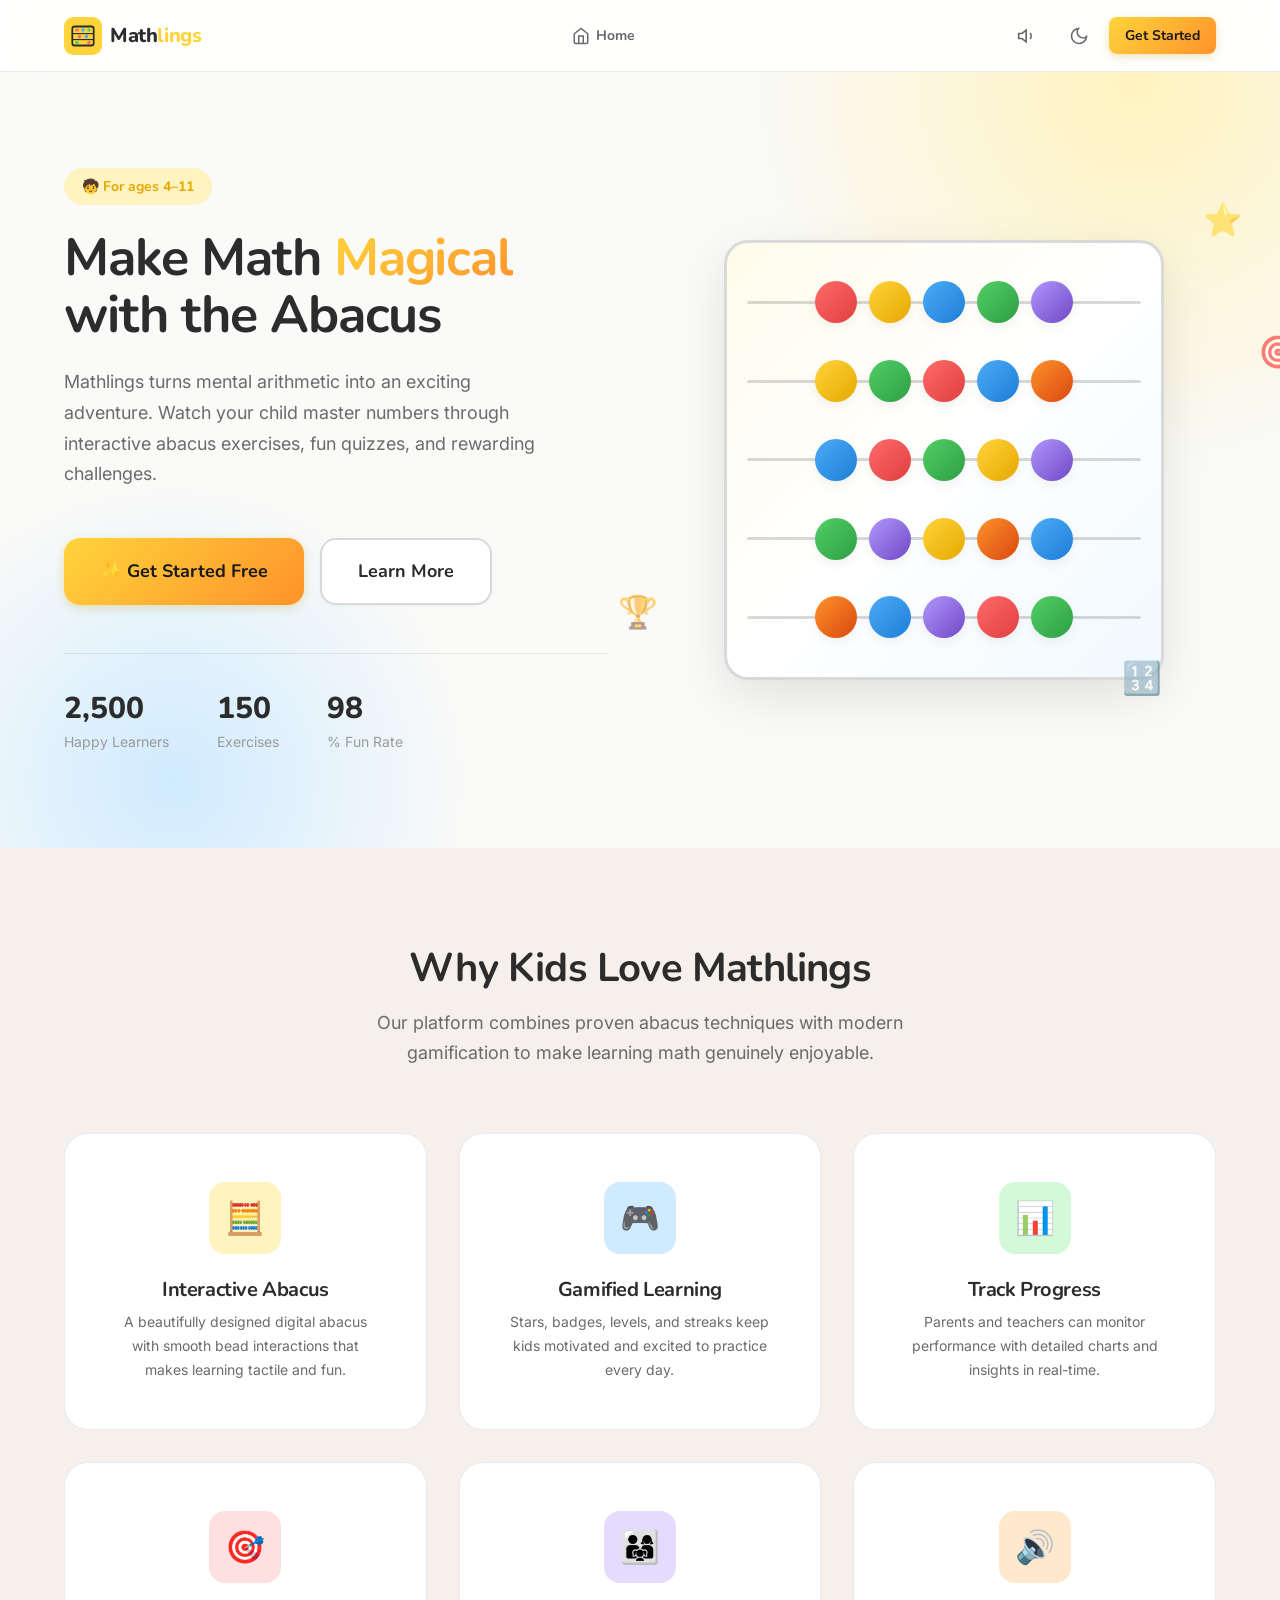
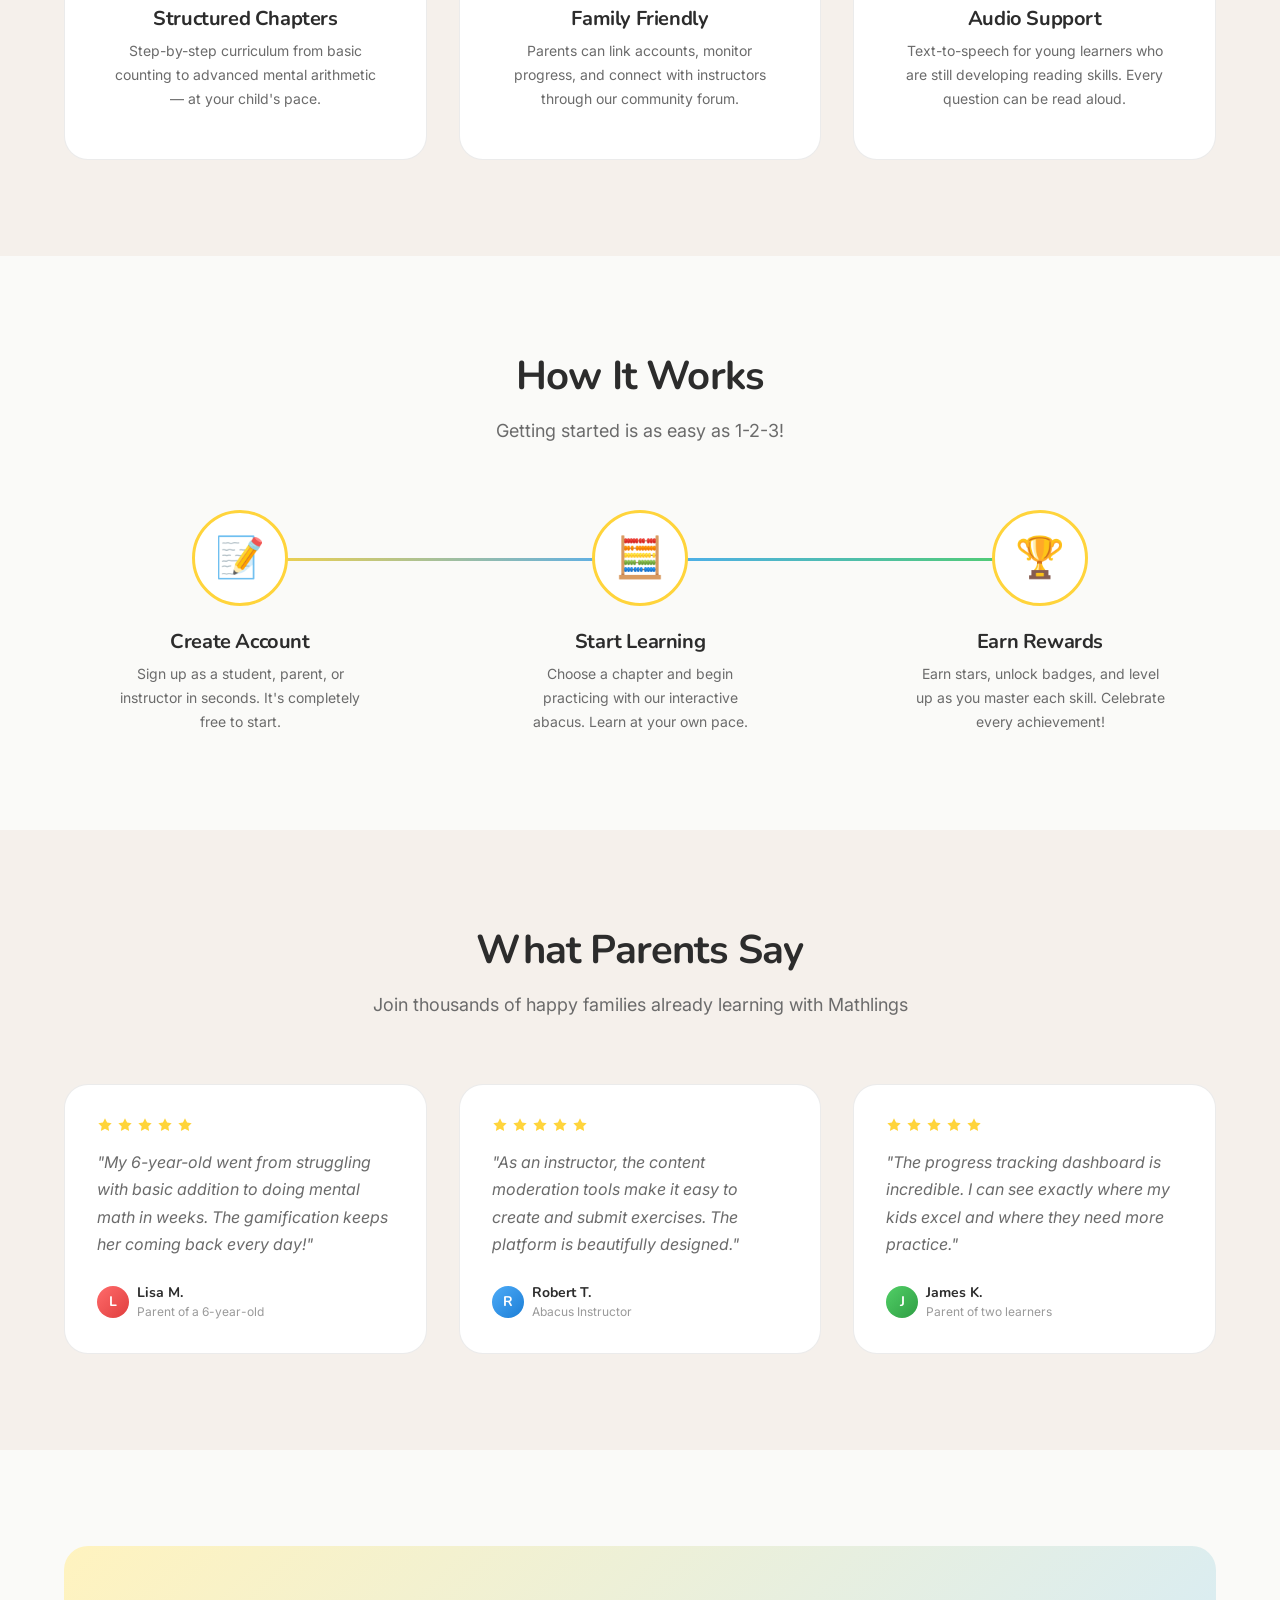
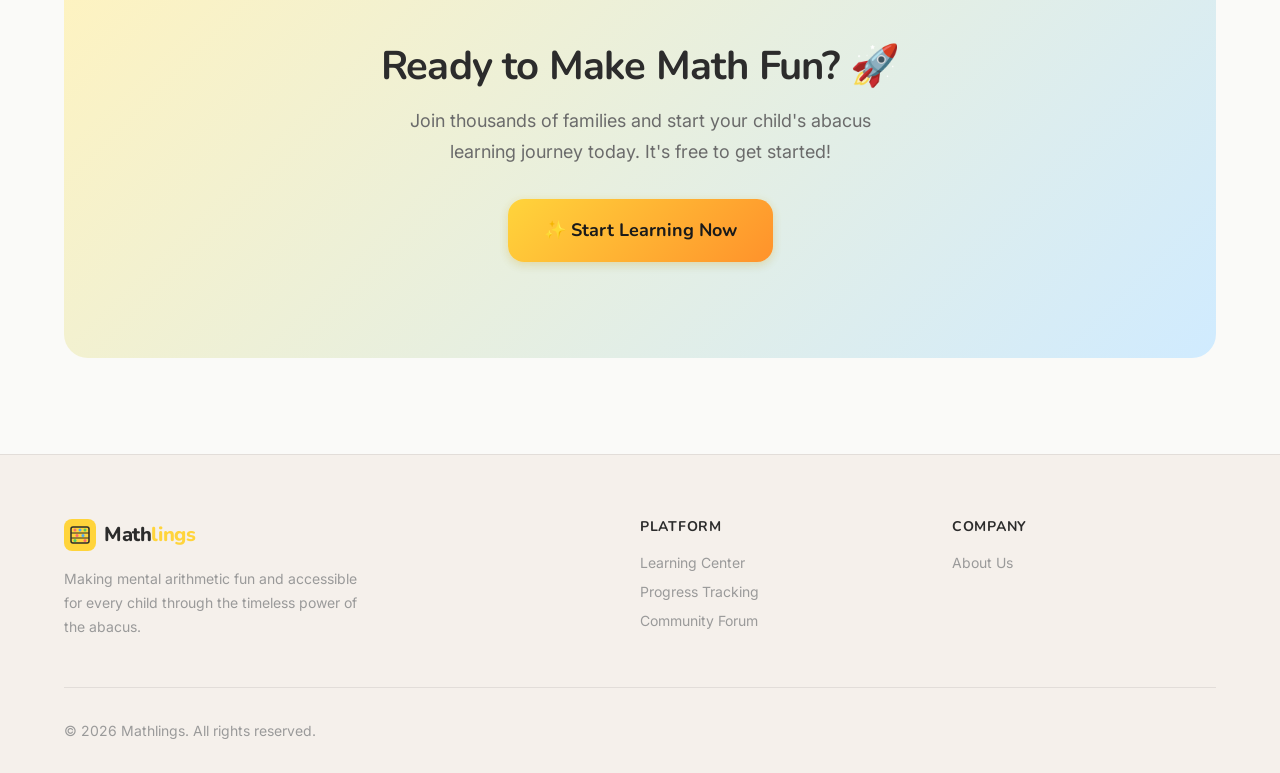
<file: index.html>
<!DOCTYPE html>
<html lang="en">
<head>
  <meta charset="UTF-8">
  <meta name="viewport" content="width=device-width, initial-scale=1.0">
  <title>Mathlings — Make Math Magical with Abacus Learning</title>
  <meta name="description" content="Mathlings is a fun, interactive abacus-based mental arithmetic learning platform for children aged 4 to 11. Learn, play, and grow with our gamified exercises!">
  <link rel="icon" type="image/svg+xml" href="favicon.svg">
  <link rel="preconnect" href="https://fonts.googleapis.com">
  <link rel="preconnect" href="https://fonts.gstatic.com" crossorigin>
  <link href="https://fonts.googleapis.com/css2?family=Nunito:wght@400;600;700;800;900&family=Inter:wght@400;500;600;700&display=swap" rel="stylesheet">
  <link rel="stylesheet" href="css/variables.css">
  <link rel="stylesheet" href="css/base.css">
  <link rel="stylesheet" href="css/components.css">
  <link rel="stylesheet" href="css/layout.css">
  <link rel="stylesheet" href="css/home.css">
</head>
<body>
  <!-- Navigation -->
  <nav class="navbar" id="navbar">
    <div class="navbar-inner">
      <a href="index.html" class="navbar-brand">
        <img src="favicon.svg" alt="Mathlings" class="navbar-logo">
        <span class="navbar-title">Math<span>lings</span></span>
      </a>
      <div class="navbar-nav" id="main-nav"></div>
      <div class="navbar-actions">
        <button class="audio-toggle" id="audio-toggle" aria-label="Toggle audio">
          <svg viewBox="0 0 24 24" fill="none" stroke="currentColor" stroke-width="2" width="20" height="20"><polygon points="11 5 6 9 2 9 2 15 6 15 11 19 11 5"/><path d="M15.54 8.46a5 5 0 0 1 0 7.07"/></svg>
        </button>
        <button class="theme-toggle" id="theme-toggle" aria-label="Toggle dark mode"></button>
        <a href="login.html" class="btn btn-primary btn-sm" id="nav-auth-btn">Get Started</a>
        <button class="hamburger" id="hamburger" aria-label="Menu">
          <div class="hamburger-lines"><span></span><span></span><span></span></div>
        </button>
      </div>
    </div>
  </nav>
  <div class="mobile-nav" id="mobile-nav"></div>

  <main class="main">
    <!-- Hero Section -->
    <section class="hero">
      <div class="container">
        <div class="hero-content">
          <div class="hero-text">
            <div class="hero-badge">🧒 For ages 4–11</div>
            <h1>Make Math <span class="highlight">Magical</span> with the Abacus</h1>
            <p class="hero-desc">Mathlings turns mental arithmetic into an exciting adventure. Watch your child master numbers through interactive abacus exercises, fun quizzes, and rewarding challenges.</p>
            <div class="hero-buttons">
              <a href="login.html" class="btn btn-primary btn-lg">✨ Get Started Free</a>
              <a href="#features" class="btn btn-secondary btn-lg">Learn More</a>
            </div>
            <div class="hero-stats">
              <div>
                <div class="hero-stat-value" data-count="2500">0</div>
                <div class="hero-stat-label">Happy Learners</div>
              </div>
              <div>
                <div class="hero-stat-value" data-count="150">0</div>
                <div class="hero-stat-label">Exercises</div>
              </div>
              <div>
                <div class="hero-stat-value" data-count="98">0</div>
                <div class="hero-stat-label">% Fun Rate</div>
              </div>
            </div>
          </div>
          <div class="hero-visual">
            <div class="float-element">⭐</div>
            <div class="float-element">🎯</div>
            <div class="float-element">🏆</div>
            <div class="float-element">🔢</div>
            <div class="abacus-hero">
              <div class="abacus-frame">
                <div class="abacus-rod">
                  <div class="abacus-bead red"></div>
                  <div class="abacus-bead yellow"></div>
                  <div class="abacus-bead blue"></div>
                  <div class="abacus-bead green"></div>
                  <div class="abacus-bead purple"></div>
                </div>
                <div class="abacus-rod">
                  <div class="abacus-bead yellow"></div>
                  <div class="abacus-bead green"></div>
                  <div class="abacus-bead red"></div>
                  <div class="abacus-bead blue"></div>
                  <div class="abacus-bead orange"></div>
                </div>
                <div class="abacus-rod">
                  <div class="abacus-bead blue"></div>
                  <div class="abacus-bead red"></div>
                  <div class="abacus-bead green"></div>
                  <div class="abacus-bead yellow"></div>
                  <div class="abacus-bead purple"></div>
                </div>
                <div class="abacus-rod">
                  <div class="abacus-bead green"></div>
                  <div class="abacus-bead purple"></div>
                  <div class="abacus-bead yellow"></div>
                  <div class="abacus-bead orange"></div>
                  <div class="abacus-bead blue"></div>
                </div>
                <div class="abacus-rod">
                  <div class="abacus-bead orange"></div>
                  <div class="abacus-bead blue"></div>
                  <div class="abacus-bead purple"></div>
                  <div class="abacus-bead red"></div>
                  <div class="abacus-bead green"></div>
                </div>
              </div>
            </div>
          </div>
        </div>
      </div>
    </section>

    <!-- Features Section -->
    <section class="features" id="features">
      <div class="container">
        <div class="section-header">
          <h2>Why Kids Love Mathlings</h2>
          <p>Our platform combines proven abacus techniques with modern gamification to make learning math genuinely enjoyable.</p>
        </div>
        <div class="feature-grid">
          <div class="feature-card" data-animate>
            <div class="feature-icon yellow">🧮</div>
            <h3>Interactive Abacus</h3>
            <p>A beautifully designed digital abacus with smooth bead interactions that makes learning tactile and fun.</p>
          </div>
          <div class="feature-card" data-animate>
            <div class="feature-icon blue">🎮</div>
            <h3>Gamified Learning</h3>
            <p>Stars, badges, levels, and streaks keep kids motivated and excited to practice every day.</p>
          </div>
          <div class="feature-card" data-animate>
            <div class="feature-icon green">📊</div>
            <h3>Track Progress</h3>
            <p>Parents and teachers can monitor performance with detailed charts and insights in real-time.</p>
          </div>
          <div class="feature-card" data-animate>
            <div class="feature-icon red">🎯</div>
            <h3>Structured Chapters</h3>
            <p>Step-by-step curriculum from basic counting to advanced mental arithmetic — at your child's pace.</p>
          </div>
          <div class="feature-card" data-animate>
            <div class="feature-icon purple">👨‍👩‍👧</div>
            <h3>Family Friendly</h3>
            <p>Parents can link accounts, monitor progress, and connect with instructors through our community forum.</p>
          </div>
          <div class="feature-card" data-animate>
            <div class="feature-icon orange">🔊</div>
            <h3>Audio Support</h3>
            <p>Text-to-speech for young learners who are still developing reading skills. Every question can be read aloud.</p>
          </div>
        </div>
      </div>
    </section>

    <!-- How It Works -->
    <section class="how-it-works">
      <div class="container">
        <div class="section-header">
          <h2>How It Works</h2>
          <p>Getting started is as easy as 1-2-3!</p>
        </div>
        <div class="steps-grid">
          <div class="step" data-animate>
            <div class="step-number"><span class="step-emoji">📝</span></div>
            <h3>Create Account</h3>
            <p>Sign up as a student, parent, or instructor in seconds. It's completely free to start.</p>
          </div>
          <div class="step" data-animate>
            <div class="step-number"><span class="step-emoji">🧮</span></div>
            <h3>Start Learning</h3>
            <p>Choose a chapter and begin practicing with our interactive abacus. Learn at your own pace.</p>
          </div>
          <div class="step" data-animate>
            <div class="step-number"><span class="step-emoji">🏆</span></div>
            <h3>Earn Rewards</h3>
            <p>Earn stars, unlock badges, and level up as you master each skill. Celebrate every achievement!</p>
          </div>
        </div>
      </div>
    </section>

    <!-- Testimonials -->
    <section class="testimonials">
      <div class="container">
        <div class="section-header">
          <h2>What Parents Say</h2>
          <p>Join thousands of happy families already learning with Mathlings</p>
        </div>
        <div class="testimonial-grid">
          <div class="testimonial-card" data-animate>
            <div class="testimonial-stars">
              <svg viewBox="0 0 24 24" fill="currentColor"><polygon points="12 2 15.09 8.26 22 9.27 17 14.14 18.18 21.02 12 17.77 5.82 21.02 7 14.14 2 9.27 8.91 8.26 12 2"/></svg>
              <svg viewBox="0 0 24 24" fill="currentColor"><polygon points="12 2 15.09 8.26 22 9.27 17 14.14 18.18 21.02 12 17.77 5.82 21.02 7 14.14 2 9.27 8.91 8.26 12 2"/></svg>
              <svg viewBox="0 0 24 24" fill="currentColor"><polygon points="12 2 15.09 8.26 22 9.27 17 14.14 18.18 21.02 12 17.77 5.82 21.02 7 14.14 2 9.27 8.91 8.26 12 2"/></svg>
              <svg viewBox="0 0 24 24" fill="currentColor"><polygon points="12 2 15.09 8.26 22 9.27 17 14.14 18.18 21.02 12 17.77 5.82 21.02 7 14.14 2 9.27 8.91 8.26 12 2"/></svg>
              <svg viewBox="0 0 24 24" fill="currentColor"><polygon points="12 2 15.09 8.26 22 9.27 17 14.14 18.18 21.02 12 17.77 5.82 21.02 7 14.14 2 9.27 8.91 8.26 12 2"/></svg>
            </div>
            <p class="testimonial-text">"My 6-year-old went from struggling with basic addition to doing mental math in weeks. The gamification keeps her coming back every day!"</p>
            <div class="testimonial-author">
              <div class="avatar avatar-sm" style="background: linear-gradient(135deg, #FF6B6B, #E03E3E);">L</div>
              <div>
                <div class="testimonial-author-name">Lisa M.</div>
                <div class="testimonial-author-role">Parent of a 6-year-old</div>
              </div>
            </div>
          </div>
          <div class="testimonial-card" data-animate>
            <div class="testimonial-stars">
              <svg viewBox="0 0 24 24" fill="currentColor"><polygon points="12 2 15.09 8.26 22 9.27 17 14.14 18.18 21.02 12 17.77 5.82 21.02 7 14.14 2 9.27 8.91 8.26 12 2"/></svg>
              <svg viewBox="0 0 24 24" fill="currentColor"><polygon points="12 2 15.09 8.26 22 9.27 17 14.14 18.18 21.02 12 17.77 5.82 21.02 7 14.14 2 9.27 8.91 8.26 12 2"/></svg>
              <svg viewBox="0 0 24 24" fill="currentColor"><polygon points="12 2 15.09 8.26 22 9.27 17 14.14 18.18 21.02 12 17.77 5.82 21.02 7 14.14 2 9.27 8.91 8.26 12 2"/></svg>
              <svg viewBox="0 0 24 24" fill="currentColor"><polygon points="12 2 15.09 8.26 22 9.27 17 14.14 18.18 21.02 12 17.77 5.82 21.02 7 14.14 2 9.27 8.91 8.26 12 2"/></svg>
              <svg viewBox="0 0 24 24" fill="currentColor"><polygon points="12 2 15.09 8.26 22 9.27 17 14.14 18.18 21.02 12 17.77 5.82 21.02 7 14.14 2 9.27 8.91 8.26 12 2"/></svg>
            </div>
            <p class="testimonial-text">"As an instructor, the content moderation tools make it easy to create and submit exercises. The platform is beautifully designed."</p>
            <div class="testimonial-author">
              <div class="avatar avatar-sm" style="background: linear-gradient(135deg, #4DABF7, #1C7ED6);">R</div>
              <div>
                <div class="testimonial-author-name">Robert T.</div>
                <div class="testimonial-author-role">Abacus Instructor</div>
              </div>
            </div>
          </div>
          <div class="testimonial-card" data-animate>
            <div class="testimonial-stars">
              <svg viewBox="0 0 24 24" fill="currentColor"><polygon points="12 2 15.09 8.26 22 9.27 17 14.14 18.18 21.02 12 17.77 5.82 21.02 7 14.14 2 9.27 8.91 8.26 12 2"/></svg>
              <svg viewBox="0 0 24 24" fill="currentColor"><polygon points="12 2 15.09 8.26 22 9.27 17 14.14 18.18 21.02 12 17.77 5.82 21.02 7 14.14 2 9.27 8.91 8.26 12 2"/></svg>
              <svg viewBox="0 0 24 24" fill="currentColor"><polygon points="12 2 15.09 8.26 22 9.27 17 14.14 18.18 21.02 12 17.77 5.82 21.02 7 14.14 2 9.27 8.91 8.26 12 2"/></svg>
              <svg viewBox="0 0 24 24" fill="currentColor"><polygon points="12 2 15.09 8.26 22 9.27 17 14.14 18.18 21.02 12 17.77 5.82 21.02 7 14.14 2 9.27 8.91 8.26 12 2"/></svg>
              <svg viewBox="0 0 24 24" fill="currentColor"><polygon points="12 2 15.09 8.26 22 9.27 17 14.14 18.18 21.02 12 17.77 5.82 21.02 7 14.14 2 9.27 8.91 8.26 12 2"/></svg>
            </div>
            <p class="testimonial-text">"The progress tracking dashboard is incredible. I can see exactly where my kids excel and where they need more practice."</p>
            <div class="testimonial-author">
              <div class="avatar avatar-sm" style="background: linear-gradient(135deg, #51CF66, #2F9E44);">J</div>
              <div>
                <div class="testimonial-author-name">James K.</div>
                <div class="testimonial-author-role">Parent of two learners</div>
              </div>
            </div>
          </div>
        </div>
      </div>
    </section>

    <!-- CTA Section -->
    <section class="cta-section">
      <div class="container">
        <div class="cta-box" data-animate>
          <h2>Ready to Make Math Fun? 🚀</h2>
          <p>Join thousands of families and start your child's abacus learning journey today. It's free to get started!</p>
          <a href="login.html" class="btn btn-primary btn-lg">✨ Start Learning Now</a>
        </div>
      </div>
    </section>
  </main>

  <!-- Footer -->
  <footer class="footer">
    <div class="container">
      <div class="footer-grid" style="grid-template-columns: 2fr 1fr 1fr;">
        <div>
          <div class="footer-brand">
            <img src="favicon.svg" alt="Mathlings" width="32" height="32">
            <span class="navbar-title">Math<span>lings</span></span>
          </div>
          <p class="footer-desc">Making mental arithmetic fun and accessible for every child through the timeless power of the abacus.</p>
        </div>
        <div>
          <h4 class="footer-title">Platform</h4>
          <a href="quiz.html" class="footer-link">Learning Center</a>
          <a href="progress.html" class="footer-link">Progress Tracking</a>
          <a href="forum.html" class="footer-link">Community Forum</a>
        </div>
        <div>
          <h4 class="footer-title">Company</h4>
          <a href="#" class="footer-link">About Us</a>
        </div>
      </div>
      <div class="footer-bottom">
        <span>© 2026 Mathlings. All rights reserved.</span>
      </div>
    </div>
  </footer>

  <script src="js/app.js"></script>
  <script>
    // Animate hero counters
    document.addEventListener('DOMContentLoaded', () => {
      document.querySelectorAll('[data-count]').forEach(el => {
        App.animateCounter(el, parseInt(el.dataset.count));
      });
      App.observeAnimations();

      // Update auth button if logged in
      const authBtn = document.getElementById('nav-auth-btn');
      if (App.state.currentUser && authBtn) {
        authBtn.textContent = 'Dashboard';
        const dest = { student: 'quiz.html', parent: 'progress.html', instructor: 'forum.html', admin: 'admin.html' };
        authBtn.href = dest[App.state.currentUser.role] || 'profile.html';
      }
    });
  </script>
</body>
</html>
</file>
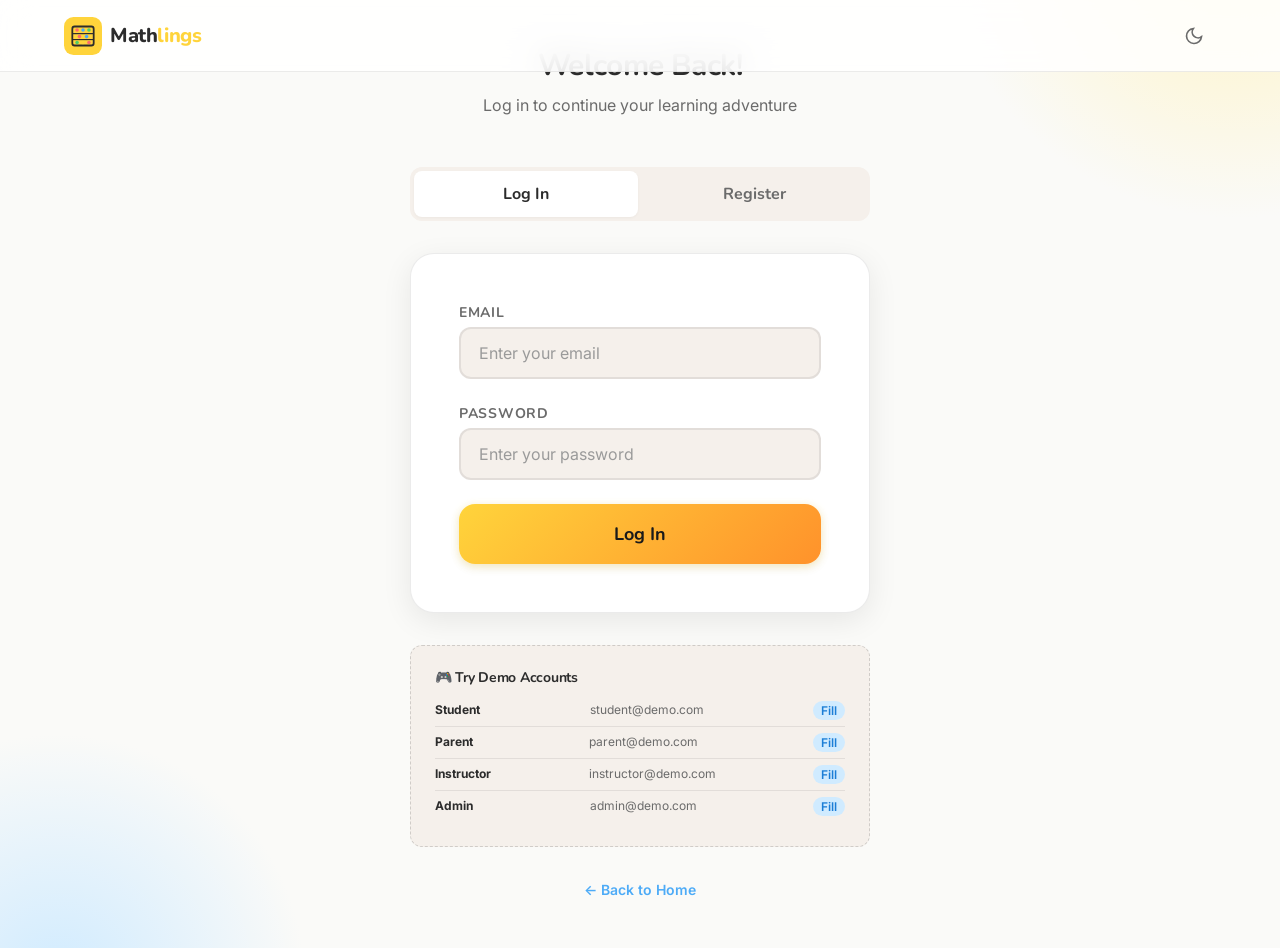
<file: login.html>
<!DOCTYPE html>
<html lang="en">
<head>
  <meta charset="UTF-8">
  <meta name="viewport" content="width=device-width, initial-scale=1.0">
  <title>Login — Mathlings</title>
  <meta name="description" content="Log in or create your Mathlings account to start your abacus learning journey.">
  <link rel="icon" type="image/svg+xml" href="favicon.svg">
  <link rel="preconnect" href="https://fonts.googleapis.com">
  <link rel="preconnect" href="https://fonts.gstatic.com" crossorigin>
  <link href="https://fonts.googleapis.com/css2?family=Nunito:wght@400;600;700;800;900&family=Inter:wght@400;500;600;700&display=swap" rel="stylesheet">
  <link rel="stylesheet" href="css/variables.css">
  <link rel="stylesheet" href="css/base.css">
  <link rel="stylesheet" href="css/components.css">
  <link rel="stylesheet" href="css/layout.css">
  <link rel="stylesheet" href="css/login.css">
</head>
<body>
  <!-- Minimal Nav -->
  <nav class="navbar">
    <div class="navbar-inner">
      <a href="index.html" class="navbar-brand">
        <img src="favicon.svg" alt="Mathlings" class="navbar-logo">
        <span class="navbar-title">Math<span>lings</span></span>
      </a>
      <div class="navbar-actions">
        <button class="theme-toggle" id="theme-toggle" aria-label="Toggle dark mode"></button>
      </div>
    </div>
  </nav>

  <main class="auth-page main">
    <div class="auth-container">
      <div class="auth-header">
        <h1 id="auth-title">Welcome Back!</h1>
        <p id="auth-subtitle">Log in to continue your learning adventure</p>
      </div>

      <!-- Tabs -->
      <div class="auth-tabs">
        <button class="auth-tab active" data-mode="login">Log In</button>
        <button class="auth-tab" data-mode="register">Register</button>
      </div>

      <div class="auth-card" id="auth-form">
        <!-- Login Form -->
        <form id="login-form">
          <div class="form-group">
            <label class="form-label" for="login-email">Email</label>
            <input type="email" id="login-email" class="form-input" placeholder="Enter your email" required>
          </div>
          <div class="form-group">
            <label class="form-label" for="login-password">Password</label>
            <input type="password" id="login-password" class="form-input" placeholder="Enter your password" required>
          </div>
          <button type="submit" class="btn btn-primary btn-lg" style="width:100%">Log In</button>
        </form>

        <!-- Register Form (hidden) -->
        <form id="register-form" style="display:none">
          <div class="form-group">
            <label class="form-label" for="reg-name">Full Name</label>
            <input type="text" id="reg-name" class="form-input" placeholder="Enter your name" required>
          </div>
          <div class="form-group">
            <label class="form-label" for="reg-email">Email</label>
            <input type="email" id="reg-email" class="form-input" placeholder="Enter your email" required>
          </div>
          <div class="form-group">
            <label class="form-label" for="reg-password">Password</label>
            <input type="password" id="reg-password" class="form-input" placeholder="Create a password" required>
          </div>
          <input type="hidden" id="selected-role" value="">
          <div class="role-selector">
            <label class="form-label">I am a...</label>
            <div class="role-grid">
              <div class="role-option" data-role="student">
                <span class="role-emoji">🧒</span>
                <span class="role-name">Student</span>
              </div>
              <div class="role-option" data-role="parent">
                <span class="role-emoji">👩</span>
                <span class="role-name">Parent</span>
              </div>
              <div class="role-option" data-role="instructor">
                <span class="role-emoji">👨‍🏫</span>
                <span class="role-name">Instructor</span>
              </div>
              <div class="role-option" data-role="admin">
                <span class="role-emoji">🛡️</span>
                <span class="role-name">Admin</span>
              </div>
            </div>
          </div>
          <button type="submit" class="btn btn-primary btn-lg" style="width:100%">Create Account</button>
        </form>
      </div>

      <!-- Demo Accounts -->
      <div class="demo-accounts">
        <h4>🎮 Try Demo Accounts</h4>
        <div class="demo-account">
          <span class="demo-role">Student</span>
          <span>student@demo.com</span>
          <button class="demo-fill" onclick="fillDemo('student@demo.com','demo123')">Fill</button>
        </div>
        <div class="demo-account">
          <span class="demo-role">Parent</span>
          <span>parent@demo.com</span>
          <button class="demo-fill" onclick="fillDemo('parent@demo.com','demo123')">Fill</button>
        </div>
        <div class="demo-account">
          <span class="demo-role">Instructor</span>
          <span>instructor@demo.com</span>
          <button class="demo-fill" onclick="fillDemo('instructor@demo.com','demo123')">Fill</button>
        </div>
        <div class="demo-account">
          <span class="demo-role">Admin</span>
          <span>admin@demo.com</span>
          <button class="demo-fill" onclick="fillDemo('admin@demo.com','demo123')">Fill</button>
        </div>
      </div>

      <div class="auth-footer">
        <a href="index.html">← Back to Home</a>
      </div>
    </div>
  </main>

  <script src="js/app.js"></script>
  <script src="js/auth.js"></script>
  <script>
    function fillDemo(email, password) {
      // Switch to login tab
      document.querySelector('[data-mode="login"]').click();
      document.getElementById('login-email').value = email;
      document.getElementById('login-password').value = password;
      App.showToast('Demo credentials filled! Click Log In.', 'info');
    }
  </script>
</body>
</html>
</file>
<file: css/variables.css>
/* ============================================
   MATHLINGS — Design Tokens & Dark Mode
   ============================================ */

:root {
  /* ---- Color Palette (Light Mode) ---- */
  --bg-primary: #FAFAF8;
  --bg-secondary: #F5F0EB;
  --bg-tertiary: #FFFFFF;
  --bg-nav: rgba(255, 255, 255, 0.85);

  --text-primary: #2C2C2C;
  --text-secondary: #6B6B6B;
  --text-tertiary: #9A9A9A;
  --text-inverse: #FFFFFF;

  --accent-yellow: #FFD43B;
  --accent-yellow-light: #FFF3BF;
  --accent-yellow-dark: #E6A800;
  --accent-red: #FF6B6B;
  --accent-red-light: #FFE0E0;
  --accent-red-dark: #E03E3E;
  --accent-blue: #4DABF7;
  --accent-blue-light: #D0EBFF;
  --accent-blue-dark: #1C7ED6;
  --accent-green: #51CF66;
  --accent-green-light: #D3F9D8;
  --accent-green-dark: #2F9E44;
  --accent-purple: #B197FC;
  --accent-purple-light: #E5DBFF;
  --accent-orange: #FF922B;
  --accent-orange-light: #FFE8CC;

  --border-color: rgba(0, 0, 0, 0.08);
  --border-color-strong: rgba(0, 0, 0, 0.15);
  --shadow-sm: 0 1px 3px rgba(0, 0, 0, 0.04);
  --shadow-md: 0 4px 12px rgba(0, 0, 0, 0.06);
  --shadow-lg: 0 8px 30px rgba(0, 0, 0, 0.08);
  --shadow-xl: 0 16px 50px rgba(0, 0, 0, 0.1);
  --shadow-glow-yellow: 0 0 20px rgba(255, 212, 59, 0.3);
  --shadow-glow-blue: 0 0 20px rgba(77, 171, 247, 0.3);
  --shadow-glow-green: 0 0 20px rgba(81, 207, 102, 0.3);

  /* ---- Spacing ---- */
  --space-xs: 0.25rem;
  --space-sm: 0.5rem;
  --space-md: 1rem;
  --space-lg: 1.5rem;
  --space-xl: 2rem;
  --space-2xl: 3rem;
  --space-3xl: 4rem;
  --space-4xl: 6rem;

  /* ---- Typography ---- */
  --font-heading: 'Nunito', 'Segoe UI', sans-serif;
  --font-body: 'Inter', 'Segoe UI', sans-serif;
  --font-mono: 'JetBrains Mono', 'Consolas', monospace;

  --text-xs: clamp(0.7rem, 0.65rem + 0.25vw, 0.75rem);
  --text-sm: clamp(0.8rem, 0.75rem + 0.25vw, 0.875rem);
  --text-base: clamp(0.9rem, 0.85rem + 0.25vw, 1rem);
  --text-lg: clamp(1.05rem, 1rem + 0.25vw, 1.125rem);
  --text-xl: clamp(1.15rem, 1.05rem + 0.5vw, 1.25rem);
  --text-2xl: clamp(1.35rem, 1.2rem + 0.75vw, 1.5rem);
  --text-3xl: clamp(1.6rem, 1.35rem + 1.25vw, 1.875rem);
  --text-4xl: clamp(2rem, 1.6rem + 2vw, 2.5rem);
  --text-5xl: clamp(2.5rem, 2rem + 2.5vw, 3.25rem);

  --leading-tight: 1.2;
  --leading-normal: 1.5;
  --leading-relaxed: 1.7;
  --letter-tight: -0.02em;
  --letter-normal: 0;

  /* ---- Borders ---- */
  --radius-sm: 8px;
  --radius-md: 12px;
  --radius-lg: 16px;
  --radius-xl: 24px;
  --radius-full: 9999px;

  /* ---- Transitions ---- */
  --ease-out: cubic-bezier(0.16, 1, 0.3, 1);
  --ease-bounce: cubic-bezier(0.34, 1.56, 0.64, 1);
  --duration-fast: 150ms;
  --duration-normal: 250ms;
  --duration-slow: 400ms;

  /* ---- Z-index ---- */
  --z-dropdown: 100;
  --z-nav: 200;
  --z-modal: 300;
  --z-toast: 400;
  --z-tooltip: 500;

  /* ---- Layout ---- */
  --max-width: 1200px;
  --nav-height: 72px;
  --sidebar-width: 280px;
}

/* ============================================
   DARK MODE
   ============================================ */
[data-theme="dark"] {
  --bg-primary: #13131F;
  --bg-secondary: #1C1C30;
  --bg-tertiary: #242442;
  --bg-nav: rgba(19, 19, 31, 0.9);

  --text-primary: #F0F0F5;
  --text-secondary: #A0A0BC;
  --text-tertiary: #6B6B88;
  --text-inverse: #1A1A2E;

  --accent-yellow: #FFD43B;
  --accent-yellow-light: rgba(255, 212, 59, 0.15);
  --accent-red: #FF8787;
  --accent-red-light: rgba(255, 107, 107, 0.15);
  --accent-blue: #74C0FC;
  --accent-blue-light: rgba(77, 171, 247, 0.15);
  --accent-green: #69DB7C;
  --accent-green-light: rgba(81, 207, 102, 0.15);
  --accent-purple: #B197FC;
  --accent-purple-light: rgba(177, 151, 252, 0.15);
  --accent-orange: #FFA94D;
  --accent-orange-light: rgba(255, 146, 43, 0.15);

  --border-color: rgba(255, 255, 255, 0.08);
  --border-color-strong: rgba(255, 255, 255, 0.15);
  --shadow-sm: 0 1px 3px rgba(0, 0, 0, 0.2);
  --shadow-md: 0 4px 12px rgba(0, 0, 0, 0.3);
  --shadow-lg: 0 8px 30px rgba(0, 0, 0, 0.35);
  --shadow-xl: 0 16px 50px rgba(0, 0, 0, 0.4);
  --shadow-glow-yellow: 0 0 25px rgba(255, 212, 59, 0.2);
  --shadow-glow-blue: 0 0 25px rgba(116, 192, 252, 0.2);
  --shadow-glow-green: 0 0 25px rgba(105, 219, 124, 0.2);
}
</file>
<file: css/base.css>
/* ============================================
   MATHLINGS — Base Styles & Typography
   ============================================ */

/* ---- Reset ---- */
*, *::before, *::after {
  box-sizing: border-box;
  margin: 0;
  padding: 0;
}

html {
  scroll-behavior: smooth;
  -webkit-text-size-adjust: 100%;
  font-size: 16px;
}

body {
  font-family: var(--font-body);
  font-size: var(--text-base);
  line-height: var(--leading-normal);
  color: var(--text-primary);
  background-color: var(--bg-primary);
  -webkit-font-smoothing: antialiased;
  -moz-osx-font-smoothing: grayscale;
  transition: background-color var(--duration-slow) var(--ease-out),
              color var(--duration-slow) var(--ease-out);
  overflow-x: hidden;
  min-height: 100vh;
}

/* ---- Typography ---- */
h1, h2, h3, h4, h5, h6 {
  font-family: var(--font-heading);
  font-weight: 700;
  line-height: var(--leading-tight);
  letter-spacing: var(--letter-tight);
  color: var(--text-primary);
}

h1 { font-size: var(--text-5xl); }
h2 { font-size: var(--text-4xl); }
h3 { font-size: var(--text-3xl); }
h4 { font-size: var(--text-2xl); }
h5 { font-size: var(--text-xl); }
h6 { font-size: var(--text-lg); }

p {
  font-size: var(--text-base);
  line-height: var(--leading-relaxed);
  color: var(--text-secondary);
}

a {
  color: var(--accent-blue);
  text-decoration: none;
  transition: color var(--duration-fast) ease;
}

a:hover {
  color: var(--accent-blue-dark);
}

strong { font-weight: 700; }
em { font-style: italic; }

small {
  font-size: var(--text-sm);
  color: var(--text-tertiary);
}

/* ---- Lists ---- */
ul, ol {
  list-style: none;
}

/* ---- Images ---- */
img, svg, video {
  display: block;
  max-width: 100%;
  height: auto;
}

/* ---- Buttons (reset) ---- */
button {
  font-family: inherit;
  font-size: inherit;
  cursor: pointer;
  border: none;
  background: none;
  color: inherit;
  outline: none;
}

/* ---- Inputs (reset) ---- */
input, textarea, select {
  font-family: inherit;
  font-size: inherit;
  color: inherit;
  border: none;
  outline: none;
  background: transparent;
}

/* ---- Tables ---- */
table {
  border-collapse: collapse;
  width: 100%;
}

/* ---- Selection ---- */
::selection {
  background-color: var(--accent-yellow);
  color: var(--text-primary);
}

/* ---- Scrollbar ---- */
::-webkit-scrollbar {
  width: 6px;
  height: 6px;
}

::-webkit-scrollbar-track {
  background: transparent;
}

::-webkit-scrollbar-thumb {
  background: var(--text-tertiary);
  border-radius: var(--radius-full);
}

::-webkit-scrollbar-thumb:hover {
  background: var(--text-secondary);
}

/* ---- Focus ---- */
:focus-visible {
  outline: 3px solid var(--accent-blue);
  outline-offset: 2px;
  border-radius: var(--radius-sm);
}

/* ---- Visually hidden (a11y) ---- */
.sr-only {
  position: absolute;
  width: 1px;
  height: 1px;
  padding: 0;
  margin: -1px;
  overflow: hidden;
  clip: rect(0, 0, 0, 0);
  white-space: nowrap;
  border-width: 0;
}

/* ---- Container ---- */
.container {
  width: 100%;
  max-width: var(--max-width);
  margin: 0 auto;
  padding: 0 var(--space-lg);
}

.container-sm {
  max-width: 640px;
}

.container-lg {
  max-width: 1400px;
}

/* ---- Section spacing ---- */
.section {
  padding: var(--space-4xl) 0;
}

.section-sm {
  padding: var(--space-2xl) 0;
}

/* ---- Text utilities ---- */
.text-center { text-align: center; }
.text-left { text-align: left; }
.text-right { text-align: right; }
.text-gradient {
  background: linear-gradient(135deg, var(--accent-yellow), var(--accent-red), var(--accent-blue));
  -webkit-background-clip: text;
  -webkit-text-fill-color: transparent;
  background-clip: text;
}

/* ---- Dividers ---- */
.divider {
  border: none;
  height: 1px;
  background: var(--border-color);
  margin: var(--space-xl) 0;
}

/* ---- Animated entrance ---- */
.fade-in {
  animation: fadeIn var(--duration-slow) var(--ease-out) forwards;
  opacity: 0;
}

.slide-up {
  animation: slideUp var(--duration-slow) var(--ease-out) forwards;
  opacity: 0;
}

.slide-in-left {
  animation: slideInLeft var(--duration-slow) var(--ease-out) forwards;
  opacity: 0;
}

@keyframes fadeIn {
  to { opacity: 1; }
}

@keyframes slideUp {
  from {
    opacity: 0;
    transform: translateY(24px);
  }
  to {
    opacity: 1;
    transform: translateY(0);
  }
}

@keyframes slideInLeft {
  from {
    opacity: 0;
    transform: translateX(-24px);
  }
  to {
    opacity: 1;
    transform: translateX(0);
  }
}

@keyframes pulse {
  0%, 100% { transform: scale(1); }
  50% { transform: scale(1.05); }
}

@keyframes bounce {
  0%, 100% { transform: translateY(0); }
  50% { transform: translateY(-8px); }
}

@keyframes spin {
  to { transform: rotate(360deg); }
}

@keyframes shimmer {
  0% { background-position: -200% center; }
  100% { background-position: 200% center; }
}

@keyframes confetti-fall {
  0% {
    transform: translateY(-100vh) rotate(0deg);
    opacity: 1;
  }
  100% {
    transform: translateY(100vh) rotate(720deg);
    opacity: 0;
  }
}

@keyframes float {
  0%, 100% { transform: translateY(0px); }
  50% { transform: translateY(-12px); }
}

@keyframes glow {
  0%, 100% { box-shadow: var(--shadow-glow-yellow); }
  50% { box-shadow: 0 0 30px rgba(255, 212, 59, 0.5); }
}
</file>
<file: css/components.css>
/* ============================================
   MATHLINGS — Reusable Components
   ============================================ */

/* ---- BUTTONS ---- */
.btn {
  display: inline-flex;
  align-items: center;
  justify-content: center;
  gap: var(--space-sm);
  padding: 14px 28px;
  font-family: var(--font-heading);
  font-size: var(--text-base);
  font-weight: 700;
  border-radius: var(--radius-md);
  transition: all var(--duration-normal) var(--ease-out);
  cursor: pointer;
  white-space: nowrap;
  min-height: 48px;
  position: relative;
  overflow: hidden;
  text-decoration: none;
}

.btn::after {
  content: '';
  position: absolute;
  inset: 0;
  background: linear-gradient(rgba(255,255,255,0.2), transparent);
  opacity: 0;
  transition: opacity var(--duration-fast) ease;
}

.btn:hover::after { opacity: 1; }

.btn:active {
  transform: scale(0.97);
}

.btn-primary {
  background: linear-gradient(135deg, var(--accent-yellow), var(--accent-orange));
  color: #1a1a1a;
  box-shadow: var(--shadow-md), 0 2px 8px rgba(255, 212, 59, 0.3);
}

.btn-primary:hover {
  box-shadow: var(--shadow-lg), 0 4px 16px rgba(255, 212, 59, 0.4);
  transform: translateY(-2px);
}

.btn-secondary {
  background: var(--bg-tertiary);
  color: var(--text-primary);
  border: 2px solid var(--border-color-strong);
  box-shadow: var(--shadow-sm);
}

.btn-secondary:hover {
  border-color: var(--accent-blue);
  box-shadow: var(--shadow-md);
  transform: translateY(-2px);
}

.btn-accent-blue {
  background: linear-gradient(135deg, var(--accent-blue), #339AF0);
  color: #fff;
  box-shadow: var(--shadow-md), 0 2px 8px rgba(77, 171, 247, 0.3);
}

.btn-accent-blue:hover {
  box-shadow: var(--shadow-lg), 0 4px 16px rgba(77, 171, 247, 0.4);
  transform: translateY(-2px);
}

.btn-accent-green {
  background: linear-gradient(135deg, var(--accent-green), #40C057);
  color: #fff;
  box-shadow: var(--shadow-md), 0 2px 8px rgba(81, 207, 102, 0.3);
}

.btn-accent-green:hover {
  box-shadow: var(--shadow-lg), 0 4px 16px rgba(81, 207, 102, 0.4);
  transform: translateY(-2px);
}

.btn-accent-red {
  background: linear-gradient(135deg, var(--accent-red), #E03E3E);
  color: #fff;
  box-shadow: var(--shadow-md);
}

.btn-accent-red:hover {
  box-shadow: var(--shadow-lg);
  transform: translateY(-2px);
}

.btn-ghost {
  background: transparent;
  color: var(--text-secondary);
  padding: 10px 16px;
}

.btn-ghost:hover {
  background: var(--bg-secondary);
  color: var(--text-primary);
}

.btn-icon {
  width: 48px;
  height: 48px;
  padding: 0;
  border-radius: var(--radius-md);
  display: inline-flex;
  align-items: center;
  justify-content: center;
}

.btn-sm {
  padding: 8px 16px;
  font-size: var(--text-sm);
  min-height: 36px;
  border-radius: var(--radius-sm);
}

.btn-lg {
  padding: 18px 36px;
  font-size: var(--text-lg);
  min-height: 56px;
  border-radius: var(--radius-lg);
}

/* ---- CARDS ---- */
.card {
  background: var(--bg-tertiary);
  border: 1px solid var(--border-color);
  border-radius: var(--radius-lg);
  padding: var(--space-xl);
  box-shadow: var(--shadow-sm);
  transition: all var(--duration-normal) var(--ease-out);
}

.card:hover {
  box-shadow: var(--shadow-md);
  transform: translateY(-2px);
}

.card-flat {
  box-shadow: none;
}

.card-flat:hover {
  box-shadow: none;
  transform: none;
}

.card-glow {
  position: relative;
}

.card-glow::before {
  content: '';
  position: absolute;
  inset: -1px;
  border-radius: inherit;
  background: linear-gradient(135deg, var(--accent-yellow), var(--accent-blue), var(--accent-green));
  z-index: -1;
  opacity: 0;
  transition: opacity var(--duration-normal) ease;
}

.card-glow:hover::before {
  opacity: 1;
}

.card-accent-top {
  border-top: 3px solid var(--accent-yellow);
}

/* ---- BADGES ---- */
.badge {
  display: inline-flex;
  align-items: center;
  gap: 4px;
  padding: 4px 12px;
  font-size: var(--text-xs);
  font-weight: 700;
  font-family: var(--font-heading);
  border-radius: var(--radius-full);
  text-transform: uppercase;
  letter-spacing: 0.05em;
}

.badge-yellow {
  background: var(--accent-yellow-light);
  color: var(--accent-yellow-dark);
}

.badge-red {
  background: var(--accent-red-light);
  color: var(--accent-red-dark);
}

.badge-blue {
  background: var(--accent-blue-light);
  color: var(--accent-blue-dark);
}

.badge-green {
  background: var(--accent-green-light);
  color: var(--accent-green-dark);
}

.badge-purple {
  background: var(--accent-purple-light);
  color: #7048C6;
}

.badge-orange {
  background: var(--accent-orange-light);
  color: #D9480F;
}

/* ---- AVATARS ---- */
.avatar {
  width: 48px;
  height: 48px;
  border-radius: 50%;
  overflow: hidden;
  background: linear-gradient(135deg, var(--accent-yellow), var(--accent-orange));
  display: flex;
  align-items: center;
  justify-content: center;
  font-family: var(--font-heading);
  font-weight: 700;
  color: #fff;
  font-size: var(--text-lg);
  flex-shrink: 0;
}

.avatar-sm { width: 32px; height: 32px; font-size: var(--text-sm); }
.avatar-lg { width: 64px; height: 64px; font-size: var(--text-2xl); }
.avatar-xl { width: 96px; height: 96px; font-size: var(--text-4xl); }

.avatar img {
  width: 100%;
  height: 100%;
  object-fit: cover;
}

/* ---- FORM INPUTS ---- */
.form-group {
  position: relative;
  margin-bottom: var(--space-lg);
}

.form-label {
  display: block;
  font-family: var(--font-heading);
  font-size: var(--text-sm);
  font-weight: 700;
  color: var(--text-secondary);
  margin-bottom: var(--space-xs);
  text-transform: uppercase;
  letter-spacing: 0.05em;
}

.form-input {
  width: 100%;
  padding: 14px 18px;
  background: var(--bg-secondary);
  border: 2px solid var(--border-color);
  border-radius: var(--radius-md);
  font-size: var(--text-base);
  color: var(--text-primary);
  transition: all var(--duration-fast) ease;
  min-height: 48px;
}

.form-input:focus {
  border-color: var(--accent-blue);
  box-shadow: 0 0 0 4px var(--accent-blue-light);
  background: var(--bg-tertiary);
}

.form-input::placeholder {
  color: var(--text-tertiary);
}

.form-input-error {
  border-color: var(--accent-red) !important;
  box-shadow: 0 0 0 4px var(--accent-red-light) !important;
}

.form-error {
  font-size: var(--text-sm);
  color: var(--accent-red);
  margin-top: var(--space-xs);
  display: flex;
  align-items: center;
  gap: 4px;
}

textarea.form-input {
  resize: vertical;
  min-height: 120px;
}

.form-select {
  appearance: none;
  background-image: url("data:image/svg+xml,%3Csvg xmlns='http://www.w3.org/2000/svg' width='16' height='16' viewBox='0 0 24 24' fill='none' stroke='%236B6B6B' stroke-width='2'%3E%3Cpolyline points='6 9 12 15 18 9'/%3E%3C/svg%3E");
  background-repeat: no-repeat;
  background-position: right 14px center;
  padding-right: 42px;
}

/* ---- PROGRESS BAR ---- */
.progress-bar {
  width: 100%;
  height: 12px;
  background: var(--bg-secondary);
  border-radius: var(--radius-full);
  overflow: hidden;
  position: relative;
}

.progress-bar-fill {
  height: 100%;
  border-radius: var(--radius-full);
  background: linear-gradient(90deg, var(--accent-green), var(--accent-blue));
  transition: width 0.6s var(--ease-out);
  position: relative;
}

.progress-bar-fill::after {
  content: '';
  position: absolute;
  inset: 0;
  background: linear-gradient(90deg, transparent, rgba(255,255,255,0.3), transparent);
  animation: shimmer 2s infinite;
  background-size: 200% 100%;
}

.progress-bar-sm { height: 6px; }
.progress-bar-lg { height: 18px; }

.progress-bar-yellow .progress-bar-fill {
  background: linear-gradient(90deg, var(--accent-yellow), var(--accent-orange));
}

.progress-bar-red .progress-bar-fill {
  background: linear-gradient(90deg, var(--accent-red), var(--accent-orange));
}

/* ---- STARS ---- */
.stars {
  display: flex;
  gap: 4px;
}

.star {
  width: 24px;
  height: 24px;
  color: var(--border-color-strong);
  transition: all var(--duration-normal) var(--ease-bounce);
}

.star.active {
  color: var(--accent-yellow);
  filter: drop-shadow(0 0 4px rgba(255, 212, 59, 0.5));
}

.star.active:hover {
  transform: scale(1.2) rotate(15deg);
}

/* ---- TAGS / PILLS ---- */
.tag {
  display: inline-flex;
  align-items: center;
  gap: 6px;
  padding: 6px 14px;
  background: var(--bg-secondary);
  border: 1px solid var(--border-color);
  border-radius: var(--radius-full);
  font-size: var(--text-sm);
  font-weight: 600;
  cursor: pointer;
  transition: all var(--duration-fast) ease;
}

.tag:hover, .tag.active {
  background: var(--accent-blue-light);
  border-color: var(--accent-blue);
  color: var(--accent-blue-dark);
}

/* ---- STATUS PILLS ---- */
.status-pill {
  display: inline-flex;
  align-items: center;
  gap: 6px;
  padding: 4px 12px;
  border-radius: var(--radius-full);
  font-size: var(--text-xs);
  font-weight: 700;
}

.status-pill::before {
  content: '';
  width: 6px;
  height: 6px;
  border-radius: 50%;
}

.status-approved {
  background: var(--accent-green-light);
  color: var(--accent-green-dark);
}
.status-approved::before { background: var(--accent-green); }

.status-pending {
  background: var(--accent-yellow-light);
  color: var(--accent-yellow-dark);
}
.status-pending::before { background: var(--accent-yellow); }

.status-rejected {
  background: var(--accent-red-light);
  color: var(--accent-red-dark);
}
.status-rejected::before { background: var(--accent-red); }

/* ---- TOOLTIP ---- */
.tooltip {
  position: relative;
}

.tooltip::after {
  content: attr(data-tooltip);
  position: absolute;
  bottom: calc(100% + 8px);
  left: 50%;
  transform: translateX(-50%) translateY(4px);
  padding: 6px 12px;
  background: var(--text-primary);
  color: var(--text-inverse);
  font-size: var(--text-xs);
  font-weight: 600;
  border-radius: var(--radius-sm);
  white-space: nowrap;
  opacity: 0;
  pointer-events: none;
  transition: all var(--duration-fast) ease;
  z-index: var(--z-tooltip);
}

.tooltip:hover::after {
  opacity: 1;
  transform: translateX(-50%) translateY(0);
}

/* ---- LOADING SPINNER ---- */
.spinner {
  width: 24px;
  height: 24px;
  border: 3px solid var(--border-color);
  border-top-color: var(--accent-blue);
  border-radius: 50%;
  animation: spin 0.8s linear infinite;
}

.spinner-lg {
  width: 48px;
  height: 48px;
  border-width: 4px;
}

/* ---- TOAST / NOTIFICATION ---- */
.toast {
  position: fixed;
  bottom: var(--space-xl);
  right: var(--space-xl);
  padding: 16px 24px;
  background: var(--bg-tertiary);
  border: 1px solid var(--border-color);
  border-radius: var(--radius-md);
  box-shadow: var(--shadow-lg);
  display: flex;
  align-items: center;
  gap: var(--space-sm);
  z-index: var(--z-toast);
  animation: slideUp var(--duration-normal) var(--ease-out);
  max-width: 400px;
}

.toast-success { border-left: 4px solid var(--accent-green); }
.toast-error { border-left: 4px solid var(--accent-red); }
.toast-info { border-left: 4px solid var(--accent-blue); }

/* ---- MODAL ---- */
.modal-overlay {
  position: fixed;
  inset: 0;
  background: rgba(0, 0, 0, 0.5);
  backdrop-filter: blur(4px);
  z-index: var(--z-modal);
  display: flex;
  align-items: center;
  justify-content: center;
  opacity: 0;
  visibility: hidden;
  transition: all var(--duration-normal) ease;
}

.modal-overlay.active {
  opacity: 1;
  visibility: visible;
}

.modal {
  background: var(--bg-tertiary);
  border-radius: var(--radius-xl);
  padding: var(--space-2xl);
  max-width: 520px;
  width: 90%;
  box-shadow: var(--shadow-xl);
  transform: scale(0.95) translateY(16px);
  transition: transform var(--duration-normal) var(--ease-out);
}

.modal-overlay.active .modal {
  transform: scale(1) translateY(0);
}

/* ---- TABS ---- */
.tabs {
  display: flex;
  gap: var(--space-xs);
  background: var(--bg-secondary);
  border-radius: var(--radius-md);
  padding: 4px;
}

.tab {
  flex: 1;
  padding: 10px 16px;
  text-align: center;
  font-family: var(--font-heading);
  font-weight: 700;
  font-size: var(--text-sm);
  border-radius: var(--radius-sm);
  cursor: pointer;
  color: var(--text-secondary);
  transition: all var(--duration-fast) ease;
}

.tab:hover {
  color: var(--text-primary);
}

.tab.active {
  background: var(--bg-tertiary);
  color: var(--text-primary);
  box-shadow: var(--shadow-sm);
}

/* ---- DATA TABLE ---- */
.data-table {
  width: 100%;
  border-collapse: separate;
  border-spacing: 0;
}

.data-table th {
  padding: 12px 16px;
  text-align: left;
  font-family: var(--font-heading);
  font-size: var(--text-xs);
  font-weight: 700;
  text-transform: uppercase;
  letter-spacing: 0.05em;
  color: var(--text-tertiary);
  border-bottom: 2px solid var(--border-color);
}

.data-table td {
  padding: 14px 16px;
  font-size: var(--text-sm);
  border-bottom: 1px solid var(--border-color);
  vertical-align: middle;
}

.data-table tbody tr {
  transition: background var(--duration-fast) ease;
}

.data-table tbody tr:hover {
  background: var(--bg-secondary);
}

/* ---- EMPTY STATE ---- */
.empty-state {
  text-align: center;
  padding: var(--space-4xl) var(--space-xl);
}

.empty-state svg {
  width: 80px;
  height: 80px;
  margin: 0 auto var(--space-lg);
  color: var(--text-tertiary);
}

.empty-state h3 {
  margin-bottom: var(--space-sm);
}

/* ---- TOGGLE SWITCH ---- */
.toggle {
  position: relative;
  width: 52px;
  height: 28px;
  cursor: pointer;
}

.toggle input {
  opacity: 0;
  width: 0;
  height: 0;
}

.toggle-slider {
  position: absolute;
  inset: 0;
  background: var(--border-color-strong);
  border-radius: var(--radius-full);
  transition: all var(--duration-normal) ease;
}

.toggle-slider::before {
  content: '';
  position: absolute;
  left: 3px;
  top: 3px;
  width: 22px;
  height: 22px;
  background: white;
  border-radius: 50%;
  transition: transform var(--duration-normal) var(--ease-bounce);
  box-shadow: 0 1px 3px rgba(0,0,0,0.15);
}

.toggle input:checked + .toggle-slider {
  background: var(--accent-blue);
}

.toggle input:checked + .toggle-slider::before {
  transform: translateX(24px);
}

/* ---- LEVEL BADGE ---- */
.level-badge {
  display: inline-flex;
  align-items: center;
  justify-content: center;
  width: 44px;
  height: 44px;
  border-radius: 50%;
  background: linear-gradient(135deg, var(--accent-yellow), var(--accent-orange));
  color: #1a1a1a;
  font-family: var(--font-heading);
  font-weight: 800;
  font-size: var(--text-lg);
  box-shadow: var(--shadow-glow-yellow);
  position: relative;
}

.level-badge::after {
  content: '';
  position: absolute;
  inset: -3px;
  border-radius: 50%;
  border: 2px solid var(--accent-yellow);
  opacity: 0.4;
}

/* ---- ACHIEVEMENT BADGE ---- */
.achievement {
  display: flex;
  flex-direction: column;
  align-items: center;
  gap: var(--space-sm);
  padding: var(--space-md);
  text-align: center;
}

.achievement-icon {
  width: 64px;
  height: 64px;
  border-radius: 50%;
  display: flex;
  align-items: center;
  justify-content: center;
  font-size: 28px;
  position: relative;
}

.achievement-icon.locked {
  filter: grayscale(1) opacity(0.4);
}

.achievement-name {
  font-family: var(--font-heading);
  font-size: var(--text-xs);
  font-weight: 700;
  color: var(--text-secondary);
}

/* ---- SEARCH INPUT ---- */
.search-input {
  position: relative;
}

.search-input svg {
  position: absolute;
  left: 14px;
  top: 50%;
  transform: translateY(-50%);
  width: 18px;
  height: 18px;
  color: var(--text-tertiary);
  pointer-events: none;
}

.search-input .form-input {
  padding-left: 42px;
}

/* ---- DROPDOWN ---- */
.dropdown {
  position: relative;
}

.dropdown-menu {
  position: absolute;
  top: calc(100% + 4px);
  right: 0;
  min-width: 200px;
  background: var(--bg-tertiary);
  border: 1px solid var(--border-color);
  border-radius: var(--radius-md);
  box-shadow: var(--shadow-lg);
  z-index: var(--z-dropdown);
  opacity: 0;
  visibility: hidden;
  transform: translateY(-8px);
  transition: all var(--duration-fast) ease;
}

.dropdown-menu.active {
  opacity: 1;
  visibility: visible;
  transform: translateY(0);
}

.dropdown-item {
  display: flex;
  align-items: center;
  gap: var(--space-sm);
  padding: 10px 16px;
  font-size: var(--text-sm);
  color: var(--text-secondary);
  cursor: pointer;
  transition: all var(--duration-fast) ease;
}

.dropdown-item:hover {
  background: var(--bg-secondary);
  color: var(--text-primary);
}

.dropdown-divider {
  height: 1px;
  background: var(--border-color);
  margin: 4px 0;
}
</file>
<file: css/layout.css>
/* ============================================
   MATHLINGS — Layout, Navigation & Responsive
   ============================================ */

/* ---- NAVBAR ---- */
.navbar {
  position: fixed;
  top: 0;
  left: 0;
  right: 0;
  height: var(--nav-height);
  background: var(--bg-nav);
  backdrop-filter: blur(16px);
  -webkit-backdrop-filter: blur(16px);
  border-bottom: 1px solid var(--border-color);
  z-index: var(--z-nav);
  transition: background var(--duration-slow) ease;
}

.navbar-inner {
  max-width: var(--max-width);
  margin: 0 auto;
  padding: 0 var(--space-lg);
  height: 100%;
  display: flex;
  align-items: center;
  justify-content: space-between;
}

.navbar-brand {
  display: flex;
  align-items: center;
  gap: var(--space-sm);
  text-decoration: none;
}

.navbar-logo {
  width: 38px;
  height: 38px;
}

.navbar-title {
  font-family: var(--font-heading);
  font-size: var(--text-xl);
  font-weight: 800;
  color: var(--text-primary);
  letter-spacing: -0.02em;
}

.navbar-title span {
  color: var(--accent-yellow);
}

.navbar-nav {
  display: flex;
  align-items: center;
  gap: var(--space-xs);
}

.nav-link {
  padding: 10px 16px;
  font-family: var(--font-heading);
  font-size: var(--text-sm);
  font-weight: 700;
  color: var(--text-secondary);
  border-radius: var(--radius-sm);
  transition: all var(--duration-fast) ease;
  text-decoration: none;
  display: flex;
  align-items: center;
  gap: 6px;
}

.nav-link:hover {
  color: var(--text-primary);
  background: var(--bg-secondary);
}

.nav-link.active {
  color: var(--accent-blue);
  background: var(--accent-blue-light);
}

.nav-link svg {
  width: 18px;
  height: 18px;
}

.navbar-actions {
  display: flex;
  align-items: center;
  gap: var(--space-sm);
}

/* Dark Mode Toggle */
.theme-toggle {
  width: 44px;
  height: 44px;
  border-radius: var(--radius-md);
  display: flex;
  align-items: center;
  justify-content: center;
  cursor: pointer;
  transition: all var(--duration-fast) ease;
  background: transparent;
  border: none;
  color: var(--text-secondary);
}

.theme-toggle:hover {
  background: var(--bg-secondary);
  color: var(--text-primary);
}

.theme-toggle svg {
  width: 20px;
  height: 20px;
  transition: transform var(--duration-normal) var(--ease-bounce);
}

.theme-toggle:hover svg {
  transform: rotate(30deg);
}

/* Audio Toggle */
.audio-toggle {
  width: 44px;
  height: 44px;
  border-radius: var(--radius-md);
  display: flex;
  align-items: center;
  justify-content: center;
  cursor: pointer;
  transition: all var(--duration-fast) ease;
  background: transparent;
  border: none;
  color: var(--text-secondary);
}

.audio-toggle:hover {
  background: var(--bg-secondary);
  color: var(--text-primary);
}

.audio-toggle.active {
  color: var(--accent-green);
}

/* Hamburger Menu */
.hamburger {
  display: none;
  width: 44px;
  height: 44px;
  border-radius: var(--radius-md);
  align-items: center;
  justify-content: center;
  cursor: pointer;
  background: transparent;
  border: none;
  color: var(--text-primary);
}

.hamburger-lines {
  width: 22px;
  height: 16px;
  position: relative;
}

.hamburger-lines span {
  display: block;
  width: 100%;
  height: 2px;
  background: currentColor;
  border-radius: 1px;
  position: absolute;
  left: 0;
  transition: all var(--duration-normal) var(--ease-out);
}

.hamburger-lines span:nth-child(1) { top: 0; }
.hamburger-lines span:nth-child(2) { top: 7px; }
.hamburger-lines span:nth-child(3) { top: 14px; }

.hamburger.active .hamburger-lines span:nth-child(1) {
  top: 7px;
  transform: rotate(45deg);
}
.hamburger.active .hamburger-lines span:nth-child(2) {
  opacity: 0;
  transform: translateX(10px);
}
.hamburger.active .hamburger-lines span:nth-child(3) {
  top: 7px;
  transform: rotate(-45deg);
}

/* Mobile Nav Drawer */
.mobile-nav {
  display: none;
  position: fixed;
  top: var(--nav-height);
  left: 0;
  right: 0;
  bottom: 0;
  background: var(--bg-primary);
  z-index: var(--z-nav);
  padding: var(--space-xl);
  overflow-y: auto;
  transform: translateX(100%);
  transition: transform var(--duration-normal) var(--ease-out);
}

.mobile-nav.active {
  transform: translateX(0);
}

.mobile-nav .nav-link {
  display: flex;
  padding: 16px;
  font-size: var(--text-lg);
  border-bottom: 1px solid var(--border-color);
  border-radius: 0;
}

.mobile-nav .nav-link:last-child {
  border-bottom: none;
}

/* ---- MAIN CONTENT ---- */
.main {
  padding-top: var(--nav-height);
  min-height: 100vh;
}

/* ---- PAGE HEADER ---- */
.page-header {
  padding: var(--space-2xl) 0;
  border-bottom: 1px solid var(--border-color);
  margin-bottom: var(--space-2xl);
}

.page-header h1 {
  margin-bottom: var(--space-sm);
}

.page-header p {
  max-width: 600px;
}

/* ---- SIDEBAR LAYOUT ---- */
.layout-sidebar {
  display: grid;
  grid-template-columns: var(--sidebar-width) 1fr;
  gap: var(--space-xl);
  min-height: calc(100vh - var(--nav-height));
}

.sidebar {
  background: var(--bg-tertiary);
  border-right: 1px solid var(--border-color);
  padding: var(--space-xl);
  position: sticky;
  top: var(--nav-height);
  height: calc(100vh - var(--nav-height));
  overflow-y: auto;
}

.sidebar-section {
  margin-bottom: var(--space-xl);
}

.sidebar-title {
  font-family: var(--font-heading);
  font-size: var(--text-xs);
  font-weight: 700;
  text-transform: uppercase;
  letter-spacing: 0.1em;
  color: var(--text-tertiary);
  margin-bottom: var(--space-md);
}

.sidebar-link {
  display: flex;
  align-items: center;
  gap: var(--space-sm);
  padding: 10px 12px;
  border-radius: var(--radius-sm);
  color: var(--text-secondary);
  font-size: var(--text-sm);
  font-weight: 600;
  cursor: pointer;
  transition: all var(--duration-fast) ease;
  text-decoration: none;
  margin-bottom: 2px;
}

.sidebar-link:hover {
  background: var(--bg-secondary);
  color: var(--text-primary);
}

.sidebar-link.active {
  background: var(--accent-blue-light);
  color: var(--accent-blue-dark);
}

.sidebar-link svg {
  width: 18px;
  height: 18px;
  flex-shrink: 0;
}

.sidebar-link .sidebar-badge {
  margin-left: auto;
  font-size: var(--text-xs);
  background: var(--accent-red);
  color: #fff;
  padding: 2px 8px;
  border-radius: var(--radius-full);
  font-weight: 700;
}

/* ---- GRID HELPERS ---- */
.grid {
  display: grid;
  gap: var(--space-xl);
}

.grid-2 { grid-template-columns: repeat(2, 1fr); }
.grid-3 { grid-template-columns: repeat(3, 1fr); }
.grid-4 { grid-template-columns: repeat(4, 1fr); }

.flex {
  display: flex;
}

.flex-col { flex-direction: column; }
.flex-wrap { flex-wrap: wrap; }
.items-center { align-items: center; }
.items-start { align-items: flex-start; }
.justify-center { justify-content: center; }
.justify-between { justify-content: space-between; }
.gap-xs { gap: var(--space-xs); }
.gap-sm { gap: var(--space-sm); }
.gap-md { gap: var(--space-md); }
.gap-lg { gap: var(--space-lg); }
.gap-xl { gap: var(--space-xl); }

/* ---- FOOTER ---- */
.footer {
  background: var(--bg-secondary);
  border-top: 1px solid var(--border-color);
  padding: var(--space-3xl) 0 var(--space-xl);
}

.footer-grid {
  display: grid;
  grid-template-columns: 2fr repeat(3, 1fr);
  gap: var(--space-2xl);
  margin-bottom: var(--space-2xl);
}

.footer-brand {
  display: flex;
  align-items: center;
  gap: var(--space-sm);
  margin-bottom: var(--space-md);
}

.footer-desc {
  font-size: var(--text-sm);
  color: var(--text-tertiary);
  line-height: var(--leading-relaxed);
  max-width: 300px;
}

.footer-title {
  font-family: var(--font-heading);
  font-size: var(--text-sm);
  font-weight: 700;
  text-transform: uppercase;
  letter-spacing: 0.05em;
  color: var(--text-primary);
  margin-bottom: var(--space-md);
}

.footer-link {
  display: block;
  font-size: var(--text-sm);
  color: var(--text-tertiary);
  margin-bottom: var(--space-sm);
  text-decoration: none;
  transition: color var(--duration-fast) ease;
}

.footer-link:hover {
  color: var(--accent-blue);
}

.footer-bottom {
  display: flex;
  align-items: center;
  justify-content: space-between;
  padding-top: var(--space-xl);
  border-top: 1px solid var(--border-color);
  font-size: var(--text-sm);
  color: var(--text-tertiary);
}

.footer-socials {
  display: flex;
  gap: var(--space-md);
}

.footer-socials a {
  color: var(--text-tertiary);
  transition: color var(--duration-fast) ease;
}

.footer-socials a:hover {
  color: var(--accent-blue);
}

/* ============================================
   RESPONSIVE BREAKPOINTS
   ============================================ */

/* Tablet */
@media (max-width: 1024px) {
  .grid-4 { grid-template-columns: repeat(2, 1fr); }
  .grid-3 { grid-template-columns: repeat(2, 1fr); }

  .layout-sidebar {
    grid-template-columns: 1fr;
  }

  .sidebar {
    position: relative;
    top: 0;
    height: auto;
    border-right: none;
    border-bottom: 1px solid var(--border-color);
  }

  .footer-grid {
    grid-template-columns: repeat(2, 1fr);
  }
}

/* Mobile */
@media (max-width: 768px) {
  .navbar-nav {
    display: none;
  }

  .hamburger {
    display: flex;
  }

  .mobile-nav {
    display: block;
  }

  .grid-2,
  .grid-3,
  .grid-4 {
    grid-template-columns: 1fr;
  }

  .footer-grid {
    grid-template-columns: 1fr;
    gap: var(--space-xl);
  }

  .footer-bottom {
    flex-direction: column;
    gap: var(--space-md);
    text-align: center;
  }

  .container {
    padding: 0 var(--space-md);
  }

  .section {
    padding: var(--space-2xl) 0;
  }
}

/* Small Mobile */
@media (max-width: 480px) {
  :root {
    --nav-height: 64px;
  }

  .btn {
    width: 100%;
  }

  .page-header {
    padding: var(--space-lg) 0;
  }
}
</file>
<file: css/home.css>
/* ============================================
   MATHLINGS — Home Page Styles
   ============================================ */

/* ---- Hero Section ---- */
.hero {
  position: relative;
  padding: var(--space-4xl) 0;
  overflow: hidden;
  min-height: 85vh;
  display: flex;
  align-items: center;
}

.hero::before {
  content: '';
  position: absolute;
  top: -50%;
  right: -20%;
  width: 800px;
  height: 800px;
  background: radial-gradient(circle, var(--accent-yellow-light) 0%, transparent 70%);
  border-radius: 50%;
  pointer-events: none;
  animation: float 8s ease-in-out infinite;
}

.hero::after {
  content: '';
  position: absolute;
  bottom: -30%;
  left: -10%;
  width: 600px;
  height: 600px;
  background: radial-gradient(circle, var(--accent-blue-light) 0%, transparent 70%);
  border-radius: 50%;
  pointer-events: none;
  animation: float 10s ease-in-out infinite reverse;
}

.hero-content {
  position: relative;
  z-index: 1;
  display: grid;
  grid-template-columns: 1fr 1fr;
  gap: var(--space-3xl);
  align-items: center;
}

.hero-text {
  animation: slideUp 0.8s var(--ease-out) forwards;
}

.hero-badge {
  display: inline-flex;
  align-items: center;
  gap: 8px;
  padding: 8px 18px;
  background: var(--accent-yellow-light);
  border-radius: var(--radius-full);
  font-family: var(--font-heading);
  font-size: var(--text-sm);
  font-weight: 700;
  color: var(--accent-yellow-dark);
  margin-bottom: var(--space-lg);
}

.hero h1 {
  font-size: var(--text-5xl);
  margin-bottom: var(--space-lg);
  line-height: 1.1;
}

.hero h1 .highlight {
  background: linear-gradient(135deg, var(--accent-yellow), var(--accent-orange));
  -webkit-background-clip: text;
  -webkit-text-fill-color: transparent;
  background-clip: text;
}

.hero-desc {
  font-size: var(--text-lg);
  color: var(--text-secondary);
  line-height: var(--leading-relaxed);
  margin-bottom: var(--space-2xl);
  max-width: 500px;
}

.hero-buttons {
  display: flex;
  gap: var(--space-md);
  flex-wrap: wrap;
}

.hero-stats {
  display: flex;
  gap: var(--space-2xl);
  margin-top: var(--space-2xl);
  padding-top: var(--space-xl);
  border-top: 1px solid var(--border-color);
}

.hero-stat-value {
  font-family: var(--font-heading);
  font-size: var(--text-3xl);
  font-weight: 800;
  color: var(--text-primary);
}

.hero-stat-label {
  font-size: var(--text-sm);
  color: var(--text-tertiary);
}

/* Hero Abacus Visual */
.hero-visual {
  position: relative;
  display: flex;
  align-items: center;
  justify-content: center;
  animation: slideUp 0.8s var(--ease-out) 0.2s forwards;
  opacity: 0;
}

.abacus-hero {
  width: 100%;
  max-width: 440px;
  aspect-ratio: 1;
  position: relative;
}

.abacus-frame {
  width: 100%;
  height: 100%;
  background: var(--bg-tertiary);
  border: 3px solid var(--border-color-strong);
  border-radius: var(--radius-xl);
  box-shadow: var(--shadow-xl);
  padding: 20px;
  display: flex;
  flex-direction: column;
  justify-content: space-around;
  position: relative;
  overflow: hidden;
}

.abacus-frame::before {
  content: '';
  position: absolute;
  inset: 0;
  background: linear-gradient(135deg, var(--accent-yellow-light), transparent, var(--accent-blue-light));
  opacity: 0.3;
}

.abacus-rod {
  display: flex;
  align-items: center;
  justify-content: center;
  gap: 12px;
  position: relative;
  z-index: 1;
}

.abacus-rod::before {
  content: '';
  position: absolute;
  left: 0;
  right: 0;
  height: 3px;
  background: var(--border-color-strong);
  border-radius: 2px;
}

.abacus-bead {
  width: 42px;
  height: 42px;
  border-radius: 50%;
  position: relative;
  z-index: 1;
  box-shadow: var(--shadow-md);
  transition: transform 0.4s var(--ease-bounce);
  cursor: pointer;
}

.abacus-bead:hover {
  transform: scale(1.15);
}

.abacus-bead.red { background: linear-gradient(135deg, #FF6B6B, #E03E3E); }
.abacus-bead.yellow { background: linear-gradient(135deg, #FFD43B, #E6A800); }
.abacus-bead.blue { background: linear-gradient(135deg, #4DABF7, #1C7ED6); }
.abacus-bead.green { background: linear-gradient(135deg, #51CF66, #2F9E44); }
.abacus-bead.purple { background: linear-gradient(135deg, #B197FC, #7048C6); }
.abacus-bead.orange { background: linear-gradient(135deg, #FF922B, #D9480F); }

/* Floating decorative elements */
.float-element {
  position: absolute;
  font-size: 2rem;
  opacity: 0.6;
  animation: float 4s ease-in-out infinite;
  pointer-events: none;
  z-index: 2;
}

.float-element:nth-child(1) { top: -10%; right: -5%; animation-delay: 0s; }
.float-element:nth-child(2) { top: 20%; right: -15%; animation-delay: 1s; }
.float-element:nth-child(3) { bottom: 10%; left: -10%; animation-delay: 2s; }
.float-element:nth-child(4) { bottom: -5%; right: 10%; animation-delay: 0.5s; }

/* ---- Features Section ---- */
.features {
  padding: var(--space-4xl) 0;
  background: var(--bg-secondary);
}

.section-header {
  text-align: center;
  max-width: 600px;
  margin: 0 auto var(--space-3xl);
}

.section-header h2 {
  margin-bottom: var(--space-md);
}

.section-header p {
  font-size: var(--text-lg);
}

.feature-grid {
  display: grid;
  grid-template-columns: repeat(3, 1fr);
  gap: var(--space-xl);
}

.feature-card {
  background: var(--bg-tertiary);
  border: 1px solid var(--border-color);
  border-radius: var(--radius-xl);
  padding: var(--space-2xl);
  text-align: center;
  transition: all var(--duration-normal) var(--ease-out);
}

.feature-card:hover {
  transform: translateY(-6px);
  box-shadow: var(--shadow-lg);
}

.feature-icon {
  width: 72px;
  height: 72px;
  border-radius: var(--radius-lg);
  display: flex;
  align-items: center;
  justify-content: center;
  font-size: 2rem;
  margin: 0 auto var(--space-lg);
}

.feature-icon.yellow { background: var(--accent-yellow-light); }
.feature-icon.blue { background: var(--accent-blue-light); }
.feature-icon.green { background: var(--accent-green-light); }
.feature-icon.red { background: var(--accent-red-light); }
.feature-icon.purple { background: var(--accent-purple-light); }
.feature-icon.orange { background: var(--accent-orange-light); }

.feature-card h3 {
  font-size: var(--text-xl);
  margin-bottom: var(--space-sm);
}

.feature-card p {
  font-size: var(--text-sm);
}

/* ---- How It Works ---- */
.how-it-works {
  padding: var(--space-4xl) 0;
}

.steps-grid {
  display: grid;
  grid-template-columns: repeat(3, 1fr);
  gap: var(--space-2xl);
  position: relative;
}

.steps-grid::before {
  content: '';
  position: absolute;
  top: 48px;
  left: 15%;
  right: 15%;
  height: 3px;
  background: linear-gradient(90deg, var(--accent-yellow), var(--accent-blue), var(--accent-green));
  border-radius: 2px;
}

.step {
  text-align: center;
  position: relative;
}

.step-number {
  width: 96px;
  height: 96px;
  border-radius: 50%;
  background: var(--bg-tertiary);
  border: 3px solid var(--accent-yellow);
  display: flex;
  align-items: center;
  justify-content: center;
  margin: 0 auto var(--space-lg);
  position: relative;
  z-index: 1;
}

.step-number span {
  font-family: var(--font-heading);
  font-size: var(--text-3xl);
  font-weight: 800;
  color: var(--accent-yellow-dark);
}

.step-number .step-emoji {
  font-size: 2.5rem;
}

.step h3 {
  font-size: var(--text-xl);
  margin-bottom: var(--space-sm);
}

.step p {
  font-size: var(--text-sm);
  max-width: 250px;
  margin: 0 auto;
}

/* ---- Testimonials ---- */
.testimonials {
  padding: var(--space-4xl) 0;
  background: var(--bg-secondary);
}

.testimonial-grid {
  display: grid;
  grid-template-columns: repeat(3, 1fr);
  gap: var(--space-xl);
}

.testimonial-card {
  background: var(--bg-tertiary);
  border: 1px solid var(--border-color);
  border-radius: var(--radius-xl);
  padding: var(--space-xl);
}

.testimonial-stars {
  display: flex;
  gap: 4px;
  margin-bottom: var(--space-md);
  color: var(--accent-yellow);
}

.testimonial-stars svg {
  width: 16px;
  height: 16px;
}

.testimonial-text {
  font-size: var(--text-base);
  font-style: italic;
  color: var(--text-secondary);
  line-height: var(--leading-relaxed);
  margin-bottom: var(--space-lg);
}

.testimonial-author {
  display: flex;
  align-items: center;
  gap: var(--space-sm);
}

.testimonial-author-name {
  font-family: var(--font-heading);
  font-weight: 700;
  font-size: var(--text-sm);
}

.testimonial-author-role {
  font-size: var(--text-xs);
  color: var(--text-tertiary);
}

/* ---- CTA Section ---- */
.cta-section {
  padding: var(--space-4xl) 0;
  text-align: center;
}

.cta-box {
  background: linear-gradient(135deg, var(--accent-yellow-light), var(--accent-blue-light));
  border-radius: var(--radius-xl);
  padding: var(--space-4xl) var(--space-2xl);
  position: relative;
  overflow: hidden;
}

[data-theme="dark"] .cta-box {
  background: linear-gradient(135deg, rgba(255,212,59,0.1), rgba(77,171,247,0.1));
}

.cta-box h2 {
  margin-bottom: var(--space-md);
}

.cta-box p {
  font-size: var(--text-lg);
  max-width: 500px;
  margin: 0 auto var(--space-xl);
}

/* ---- Responsive ---- */
@media (max-width: 1024px) {
  .hero-content {
    grid-template-columns: 1fr;
    text-align: center;
  }

  .hero-desc {
    margin: 0 auto var(--space-2xl);
  }

  .hero-buttons {
    justify-content: center;
  }

  .hero-stats {
    justify-content: center;
  }

  .hero-visual {
    order: -1;
  }

  .abacus-hero {
    max-width: 320px;
  }
}

@media (max-width: 768px) {
  .feature-grid,
  .steps-grid,
  .testimonial-grid {
    grid-template-columns: 1fr;
    gap: var(--space-lg);
  }

  .steps-grid::before {
    display: none;
  }

  .hero {
    min-height: auto;
    padding: var(--space-2xl) 0;
  }

  .hero-stats {
    gap: var(--space-xl);
  }
}
</file>
<file: css/login.css>
/* ============================================
   MATHLINGS — Login / Register Page
   ============================================ */

.auth-page {
  min-height: 100vh;
  display: flex;
  align-items: center;
  justify-content: center;
  padding: var(--space-2xl);
  position: relative;
  overflow: hidden;
}

.auth-page::before {
  content: '';
  position: absolute;
  top: -40%;
  right: -20%;
  width: 600px;
  height: 600px;
  background: radial-gradient(circle, var(--accent-yellow-light) 0%, transparent 70%);
  border-radius: 50%;
  animation: float 10s ease-in-out infinite;
}

.auth-page::after {
  content: '';
  position: absolute;
  bottom: -30%;
  left: -15%;
  width: 500px;
  height: 500px;
  background: radial-gradient(circle, var(--accent-blue-light) 0%, transparent 70%);
  border-radius: 50%;
  animation: float 8s ease-in-out infinite reverse;
}

.auth-container {
  width: 100%;
  max-width: 460px;
  position: relative;
  z-index: 1;
  animation: slideUp 0.6s var(--ease-out);
}

.auth-header {
  text-align: center;
  margin-bottom: var(--space-2xl);
}

.auth-header .navbar-brand {
  justify-content: center;
  margin-bottom: var(--space-lg);
}

.auth-header .navbar-title {
  font-size: var(--text-2xl);
}

#auth-title {
  font-size: var(--text-3xl);
  margin-bottom: var(--space-sm);
}

#auth-subtitle {
  font-size: var(--text-base);
}

/* Tabs */
.auth-tabs {
  display: flex;
  gap: var(--space-xs);
  background: var(--bg-secondary);
  border-radius: var(--radius-md);
  padding: 4px;
  margin-bottom: var(--space-xl);
}

.auth-tab {
  flex: 1;
  padding: 12px;
  text-align: center;
  font-family: var(--font-heading);
  font-weight: 700;
  font-size: var(--text-base);
  border-radius: var(--radius-sm);
  cursor: pointer;
  color: var(--text-secondary);
  transition: all var(--duration-fast) ease;
  border: none;
  background: none;
}

.auth-tab:hover {
  color: var(--text-primary);
}

.auth-tab.active {
  background: var(--bg-tertiary);
  color: var(--text-primary);
  box-shadow: var(--shadow-sm);
}

/* Auth Card */
.auth-card {
  background: var(--bg-tertiary);
  border: 1px solid var(--border-color);
  border-radius: var(--radius-xl);
  padding: var(--space-2xl);
  box-shadow: var(--shadow-lg);
}

/* Role Selector */
.role-selector {
  margin-bottom: var(--space-lg);
}

.role-selector .form-label {
  margin-bottom: var(--space-md);
}

.role-grid {
  display: grid;
  grid-template-columns: repeat(2, 1fr);
  gap: var(--space-sm);
}

.role-option {
  display: flex;
  flex-direction: column;
  align-items: center;
  gap: 6px;
  padding: 16px 12px;
  background: var(--bg-secondary);
  border: 2px solid var(--border-color);
  border-radius: var(--radius-md);
  cursor: pointer;
  transition: all var(--duration-fast) ease;
  text-align: center;
}

.role-option:hover {
  border-color: var(--accent-blue);
  background: var(--accent-blue-light);
}

.role-option.selected {
  border-color: var(--accent-blue);
  background: var(--accent-blue-light);
  box-shadow: 0 0 0 3px var(--accent-blue-light);
}

.role-option .role-emoji {
  font-size: 1.8rem;
}

.role-option .role-name {
  font-family: var(--font-heading);
  font-size: var(--text-sm);
  font-weight: 700;
  color: var(--text-primary);
}

/* Demo Account Box */
.demo-accounts {
  margin-top: var(--space-xl);
  padding: var(--space-lg);
  background: var(--bg-secondary);
  border-radius: var(--radius-md);
  border: 1px dashed var(--border-color-strong);
}

.demo-accounts h4 {
  font-size: var(--text-sm);
  margin-bottom: var(--space-sm);
  display: flex;
  align-items: center;
  gap: 6px;
}

.demo-account {
  display: flex;
  align-items: center;
  justify-content: space-between;
  padding: 6px 0;
  font-size: var(--text-xs);
  color: var(--text-secondary);
  border-bottom: 1px solid var(--border-color);
}

.demo-account:last-child { border-bottom: none; }

.demo-account .demo-role {
  font-weight: 700;
  color: var(--text-primary);
}

.demo-account .demo-fill {
  font-size: var(--text-xs);
  padding: 2px 8px;
  background: var(--accent-blue-light);
  color: var(--accent-blue-dark);
  border-radius: var(--radius-full);
  cursor: pointer;
  border: none;
  font-weight: 600;
  transition: all var(--duration-fast) ease;
}

.demo-account .demo-fill:hover {
  background: var(--accent-blue);
  color: #fff;
}

.auth-footer {
  text-align: center;
  margin-top: var(--space-xl);
  font-size: var(--text-sm);
  color: var(--text-tertiary);
}

.auth-footer a {
  color: var(--accent-blue);
  font-weight: 600;
}

@media (max-width: 480px) {
  .auth-page {
    padding: var(--space-md);
  }

  .auth-card {
    padding: var(--space-lg);
  }

  .role-grid {
    grid-template-columns: 1fr;
  }

  .auth-container .btn {
    width: 100%;
  }
}
</file>
